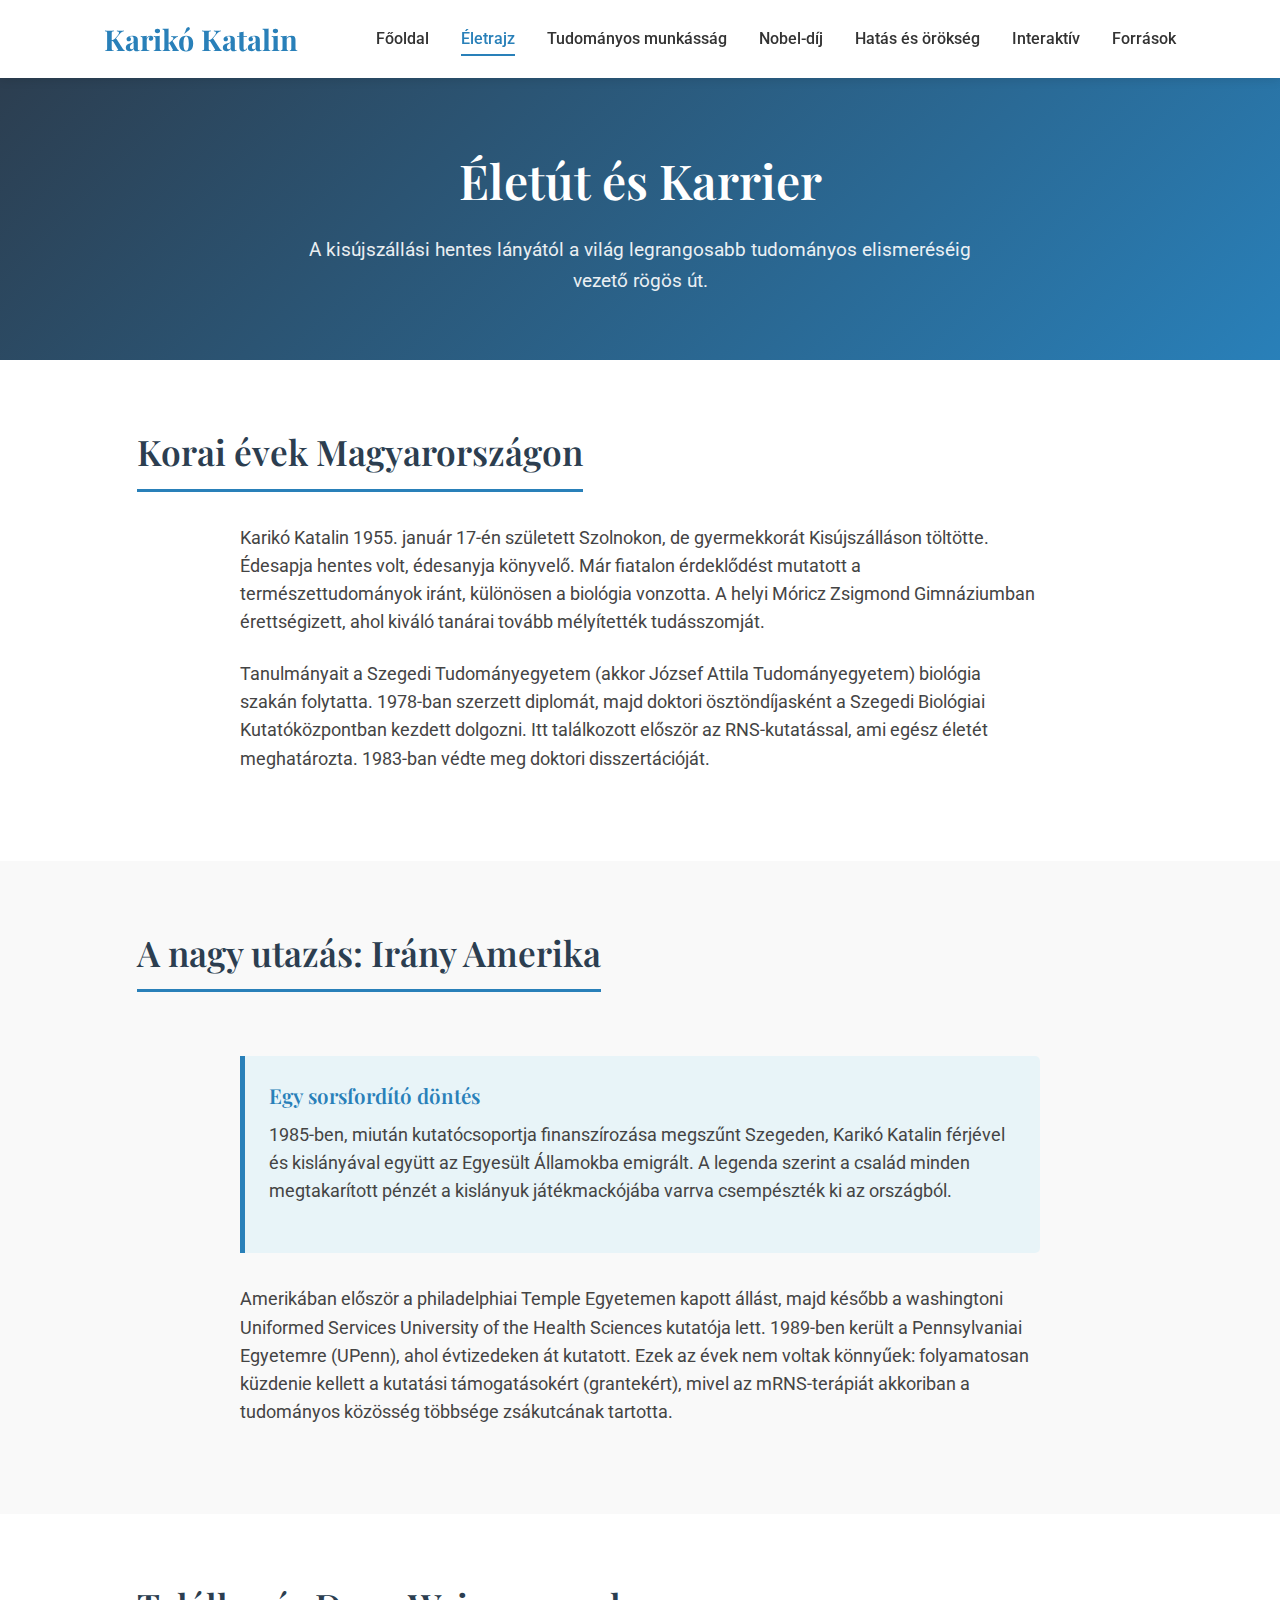
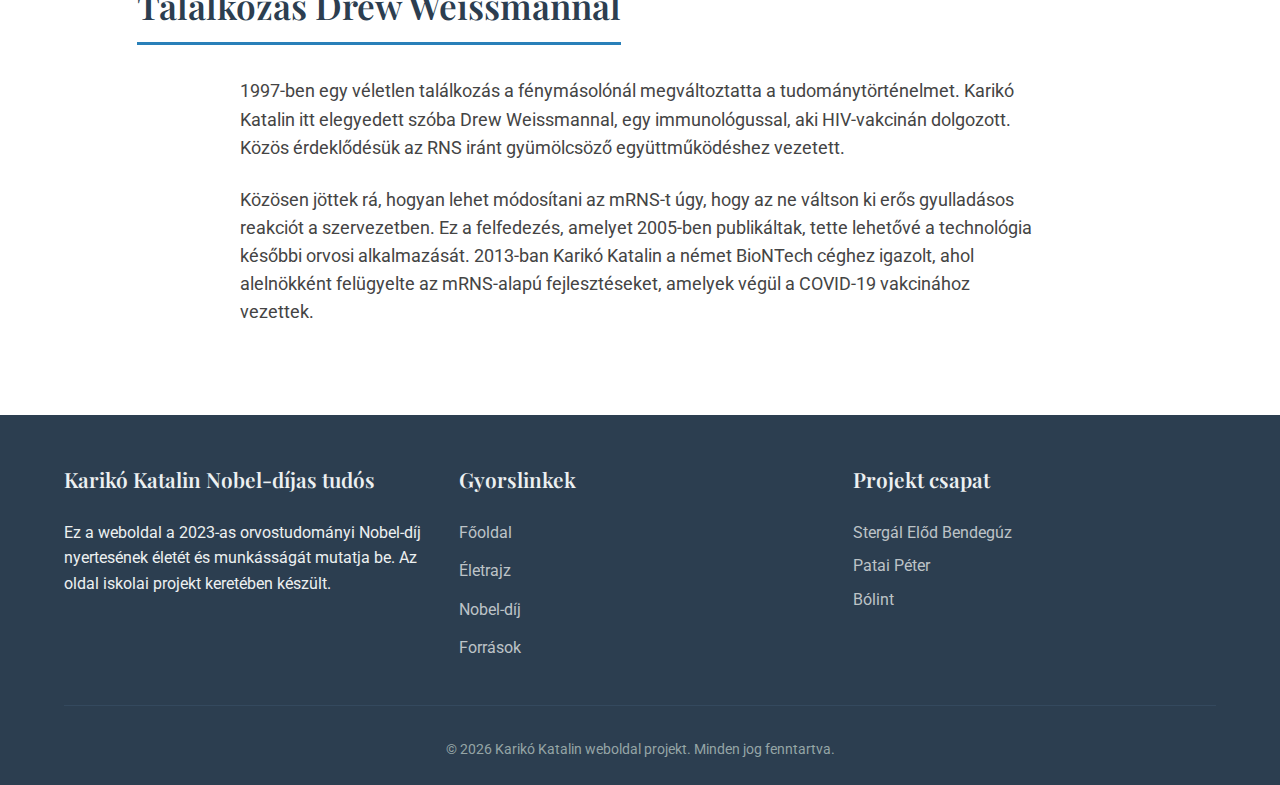
<file: biography.html>
<!DOCTYPE html>
<html lang="hu">
<head>
    <meta charset="UTF-8">
    <meta name="viewport" content="width=device-width, initial-scale=1.0">
    <title>Karikó Katalin - Életrajz</title>
    <link rel="stylesheet" href="style.css">
    <link rel="preconnect" href="https://fonts.googleapis.com">
    <link rel="preconnect" href="https://fonts.gstatic.com" crossorigin>
    <link href="https://fonts.googleapis.com/css2?family=Roboto:wght@300;400;500;700&family=Playfair+Display:wght@400;600;700&display=swap" rel="stylesheet">
    <link rel="stylesheet" href="https://cdnjs.cloudflare.com/ajax/libs/font-awesome/6.4.0/css/all.min.css">
</head>
<body>
    <!-- Navigációs sáv -->
    <nav class="navbar">
        <div class="nav-container">
            <a href="index.html" class="nav-logo">Karikó Katalin</a>
            <ul class="nav-menu">
                <li><a href="index.html">Főoldal</a></li>
                <li><a href="biography.html" class="active">Életrajz</a></li>
                <li><a href="scientific-work.html">Tudományos munkásság</a></li>
                <li><a href="nobel-prize.html">Nobel-díj</a></li>
                <li><a href="legacy.html">Hatás és örökség</a></li>
                <li><a href="interactive.html">Interaktív</a></li>
                <li><a href="sources.html">Források</a></li>
            </ul>
            <div class="hamburger">
                <span class="bar"></span>
                <span class="bar"></span>
                <span class="bar"></span>
            </div>
        </div>
    </nav>

    <!-- Fejléc -->
    <header class="page-header">
        <h1>Életút és Karrier</h1>
        <p>A kisújszállási hentes lányától a világ legrangosabb tudományos elismeréséig vezető rögös út.</p>
    </header>

    <!-- Tartalom -->
    <section class="content-section">
        <div class="container">
            <h2 class="section-title">Korai évek Magyarországon</h2>
            <div class="text-block">
                <p>Karikó Katalin 1955. január 17-én született Szolnokon, de gyermekkorát Kisújszálláson töltötte. Édesapja hentes volt, édesanyja könyvelő. Már fiatalon érdeklődést mutatott a természettudományok iránt, különösen a biológia vonzotta. A helyi Móricz Zsigmond Gimnáziumban érettségizett, ahol kiváló tanárai tovább mélyítették tudásszomját.</p>
                <p>Tanulmányait a Szegedi Tudományegyetem (akkor József Attila Tudományegyetem) biológia szakán folytatta. 1978-ban szerzett diplomát, majd doktori ösztöndíjasként a Szegedi Biológiai Kutatóközpontban kezdett dolgozni. Itt találkozott először az RNS-kutatással, ami egész életét meghatározta. 1983-ban védte meg doktori disszertációját.</p>
            </div>
        </div>
    </section>

    <section class="content-section">
        <div class="container">
            <h2 class="section-title">A nagy utazás: Irány Amerika</h2>
            <div class="text-block">
                <div class="highlight-box">
                    <h3>Egy sorsfordító döntés</h3>
                    <p>1985-ben, miután kutatócsoportja finanszírozása megszűnt Szegeden, Karikó Katalin férjével és kislányával együtt az Egyesült Államokba emigrált. A legenda szerint a család minden megtakarított pénzét a kislányuk játékmackójába varrva csempészték ki az országból.</p>
                </div>
                <p>Amerikában először a philadelphiai Temple Egyetemen kapott állást, majd később a washingtoni Uniformed Services University of the Health Sciences kutatója lett. 1989-ben került a Pennsylvaniai Egyetemre (UPenn), ahol évtizedeken át kutatott. Ezek az évek nem voltak könnyűek: folyamatosan küzdenie kellett a kutatási támogatásokért (grantekért), mivel az mRNS-terápiát akkoriban a tudományos közösség többsége zsákutcának tartotta.</p>
            </div>
        </div>
    </section>

    <section class="content-section">
        <div class="container">
            <h2 class="section-title">Találkozás Drew Weissmannal</h2>
            <div class="text-block">
                <p>1997-ben egy véletlen találkozás a fénymásolónál megváltoztatta a tudománytörténelmet. Karikó Katalin itt elegyedett szóba Drew Weissmannal, egy immunológussal, aki HIV-vakcinán dolgozott. Közös érdeklődésük az RNS iránt gyümölcsöző együttműködéshez vezetett.</p>
                <p>Közösen jöttek rá, hogyan lehet módosítani az mRNS-t úgy, hogy az ne váltson ki erős gyulladásos reakciót a szervezetben. Ez a felfedezés, amelyet 2005-ben publikáltak, tette lehetővé a technológia későbbi orvosi alkalmazását. 2013-ban Karikó Katalin a német BioNTech céghez igazolt, ahol alelnökként felügyelte az mRNS-alapú fejlesztéseket, amelyek végül a COVID-19 vakcinához vezettek.</p>
            </div>
        </div>
    </section>

    <!-- Lábléc -->
    <footer class="footer">
        <div class="footer-container">
            <div class="footer-about">
                <h3>Karikó Katalin Nobel-díjas tudós</h3>
                <p>Ez a weboldal a 2023-as orvostudományi Nobel-díj nyertesének életét és munkásságát mutatja be. Az oldal iskolai projekt keretében készült.</p>
            </div>
            <div class="footer-links">
                <h3>Gyorslinkek</h3>
                <ul>
                    <li><a href="index.html">Főoldal</a></li>
                    <li><a href="biography.html">Életrajz</a></li>
                    <li><a href="nobel-prize.html">Nobel-díj</a></li>
                    <li><a href="sources.html">Források</a></li>
                </ul>
            </div>
            <div class="footer-contact">
                <h3>Projekt csapat</h3>
                <p>Stergál Előd Bendegúz</p>
                <p>Patai Péter</p>
                <p>Bólint</p>
            </div>
        </div>
        <div class="footer-bottom">
            <p>&copy; 2026 Karikó Katalin weboldal projekt. Minden jog fenntartva.</p>
        </div>
    </footer>

    <script src="script.js"></script>
</body>
</html>
</file>
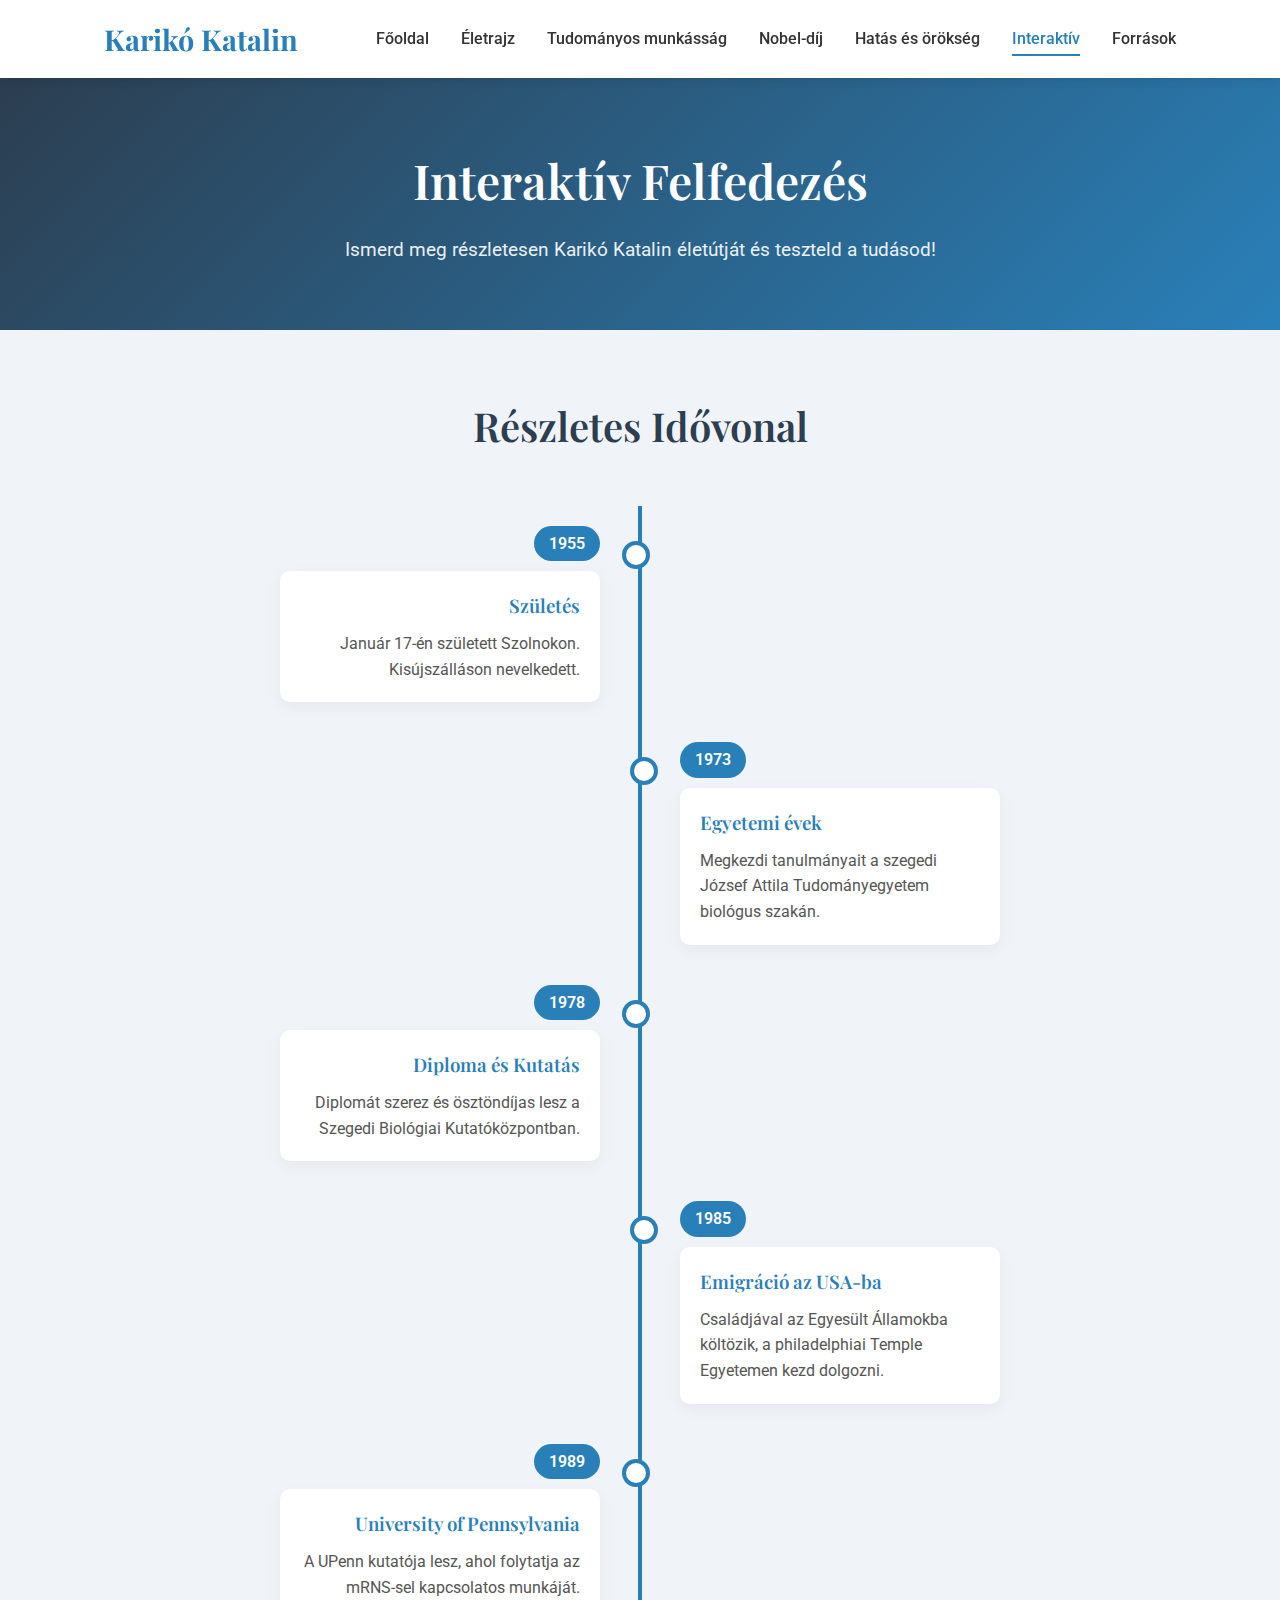
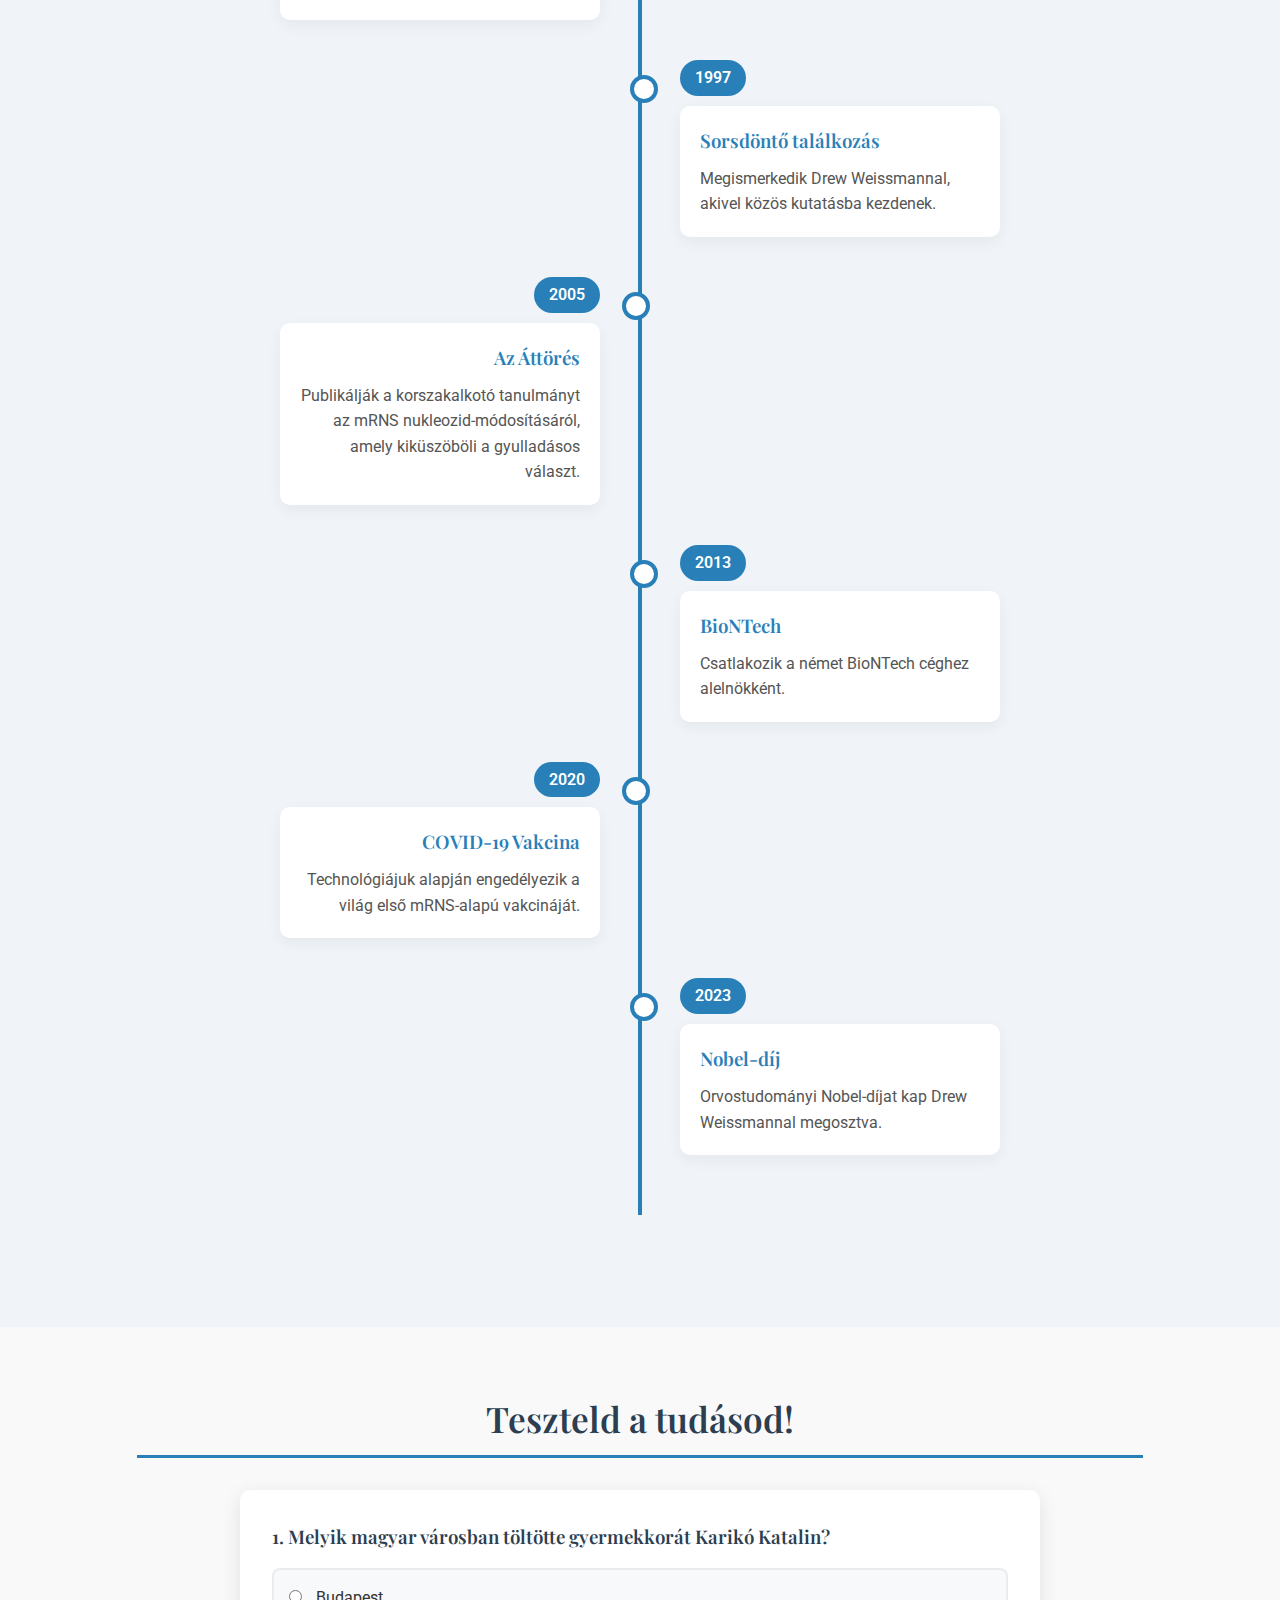
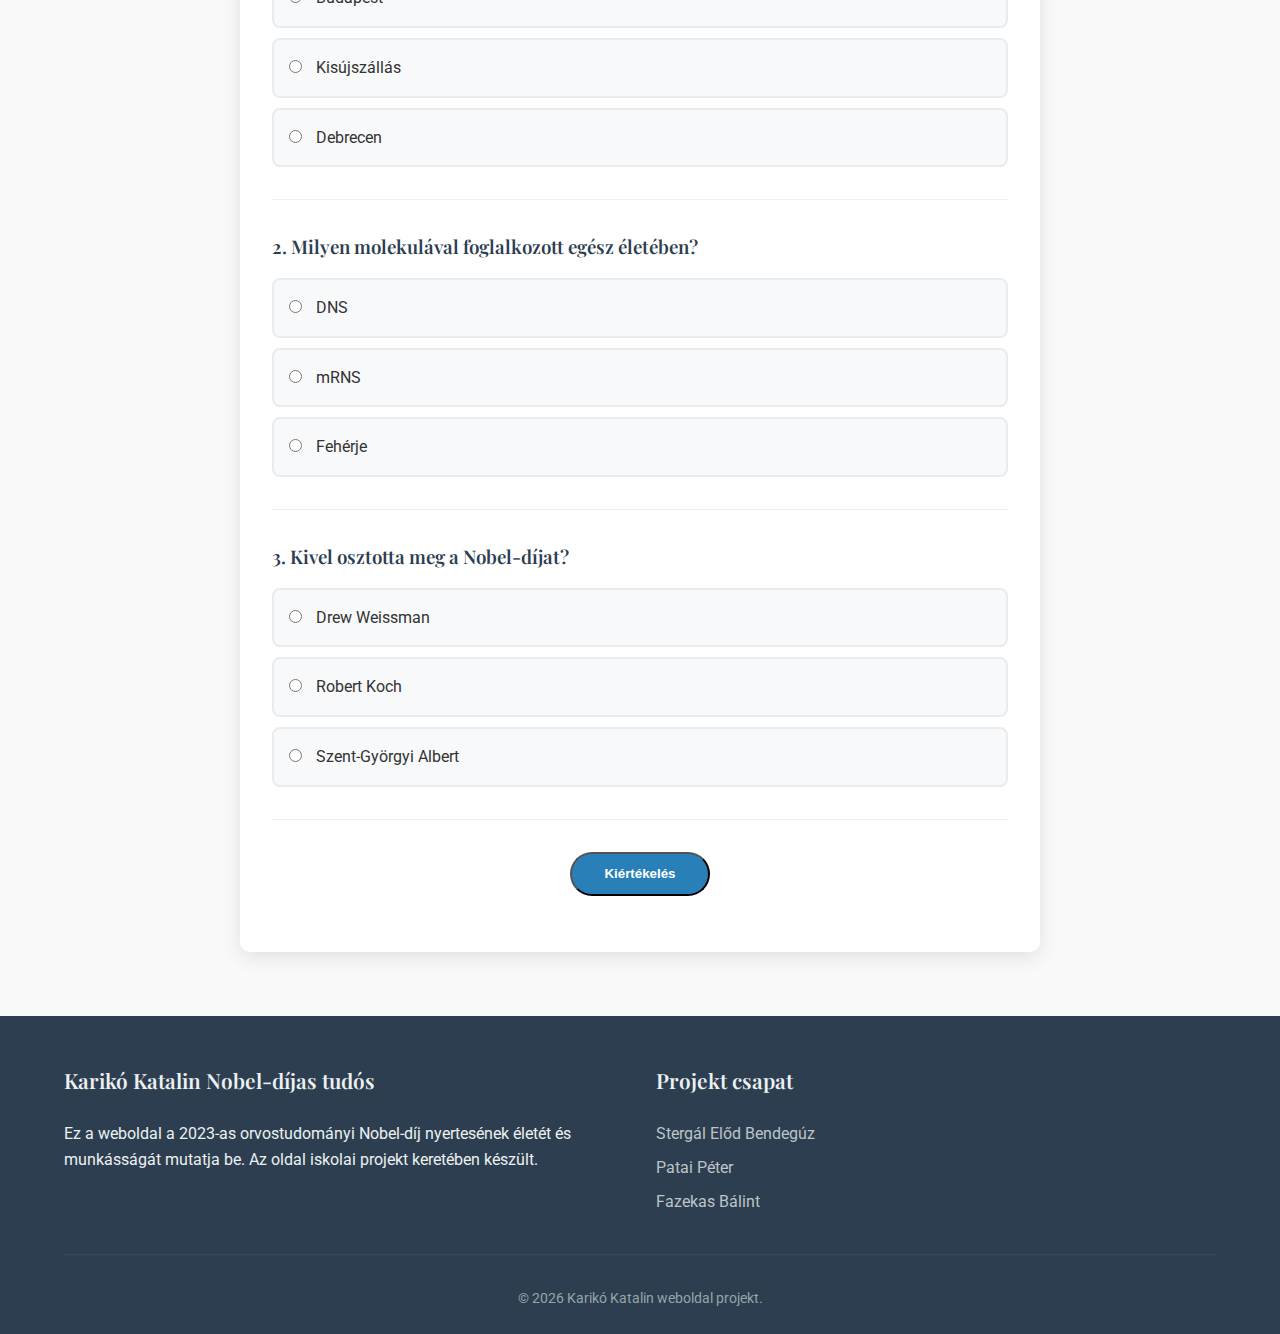
<file: interactive.html>
<!DOCTYPE html>
<html lang="hu">
<head>
    <meta charset="UTF-8">
    <meta name="viewport" content="width=device-width, initial-scale=1.0">
    <title>Karikó Katalin - Interaktív</title>
    <link rel="stylesheet" href="style.css">
    <link rel="preconnect" href="https://fonts.googleapis.com">
    <link rel="preconnect" href="https://fonts.gstatic.com" crossorigin>
    <link href="https://fonts.googleapis.com/css2?family=Roboto:wght@300;400;500;700&family=Playfair+Display:wght@400;600;700&display=swap" rel="stylesheet">
    <link rel="stylesheet" href="https://cdnjs.cloudflare.com/ajax/libs/font-awesome/6.4.0/css/all.min.css">
</head>
<body>
    <nav class="navbar">
        <div class="nav-container">
            <a href="index.html" class="nav-logo">Karikó Katalin</a>
            <ul class="nav-menu">
                <li><a href="index.html">Főoldal</a></li>
                <li><a href="biography.html">Életrajz</a></li>
                <li><a href="scientific-work.html">Tudományos munkásság</a></li>
                <li><a href="nobel-prize.html">Nobel-díj</a></li>
                <li><a href="legacy.html">Hatás és örökség</a></li>
                <li><a href="interactive.html" class="active">Interaktív</a></li>
                <li><a href="sources.html">Források</a></li>
            </ul>
            <div class="hamburger">
                <span class="bar"></span>
                <span class="bar"></span>
                <span class="bar"></span>
            </div>
        </div>
    </nav>

    <header class="page-header">
        <h1>Interaktív Felfedezés</h1>
        <p>Ismerd meg részletesen Karikó Katalin életútját és teszteld a tudásod!</p>
    </header>

    <!-- Részletes idővonal -->
    <section id="timeline" class="timeline-section">
        <h2>Részletes Idővonal</h2>
        <div class="timeline-container">
            <div class="timeline">
                <div class="timeline-item">
                    <div class="timeline-date">1955</div>
                    <div class="timeline-content">
                        <h3>Születés</h3>
                        <p>Január 17-én született Szolnokon. Kisújszálláson nevelkedett.</p>
                    </div>
                </div>
                <div class="timeline-item">
                    <div class="timeline-date">1973</div>
                    <div class="timeline-content">
                        <h3>Egyetemi évek</h3>
                        <p>Megkezdi tanulmányait a szegedi József Attila Tudományegyetem biológus szakán.</p>
                    </div>
                </div>
                <div class="timeline-item">
                    <div class="timeline-date">1978</div>
                    <div class="timeline-content">
                        <h3>Diploma és Kutatás</h3>
                        <p>Diplomát szerez és ösztöndíjas lesz a Szegedi Biológiai Kutatóközpontban.</p>
                    </div>
                </div>
                <div class="timeline-item">
                    <div class="timeline-date">1985</div>
                    <div class="timeline-content">
                        <h3>Emigráció az USA-ba</h3>
                        <p>Családjával az Egyesült Államokba költözik, a philadelphiai Temple Egyetemen kezd dolgozni.</p>
                    </div>
                </div>
                <div class="timeline-item">
                    <div class="timeline-date">1989</div>
                    <div class="timeline-content">
                        <h3>University of Pennsylvania</h3>
                        <p>A UPenn kutatója lesz, ahol folytatja az mRNS-sel kapcsolatos munkáját.</p>
                    </div>
                </div>
                <div class="timeline-item">
                    <div class="timeline-date">1997</div>
                    <div class="timeline-content">
                        <h3>Sorsdöntő találkozás</h3>
                        <p>Megismerkedik Drew Weissmannal, akivel közös kutatásba kezdenek.</p>
                    </div>
                </div>
                <div class="timeline-item">
                    <div class="timeline-date">2005</div>
                    <div class="timeline-content">
                        <h3>Az Áttörés</h3>
                        <p>Publikálják a korszakalkotó tanulmányt az mRNS nukleozid-módosításáról, amely kiküszöböli a gyulladásos választ.</p>
                    </div>
                </div>
                <div class="timeline-item">
                    <div class="timeline-date">2013</div>
                    <div class="timeline-content">
                        <h3>BioNTech</h3>
                        <p>Csatlakozik a német BioNTech céghez alelnökként.</p>
                    </div>
                </div>
                <div class="timeline-item">
                    <div class="timeline-date">2020</div>
                    <div class="timeline-content">
                        <h3>COVID-19 Vakcina</h3>
                        <p>Technológiájuk alapján engedélyezik a világ első mRNS-alapú vakcináját.</p>
                    </div>
                </div>
                <div class="timeline-item">
                    <div class="timeline-date">2023</div>
                    <div class="timeline-content">
                        <h3>Nobel-díj</h3>
                        <p>Orvostudományi Nobel-díjat kap Drew Weissmannal megosztva.</p>
                    </div>
                </div>
            </div>
        </div>
    </section>

    <!-- Kvíz -->
    <section class="content-section">
        <div class="container">
            <h2 class="section-title" style="text-align: center; display: block;">Teszteld a tudásod!</h2>
            <div class="quiz-container">
                <form id="quiz-form">
                    <div class="quiz-question">
                        <h3>1. Melyik magyar városban töltötte gyermekkorát Karikó Katalin?</h3>
                        <div class="quiz-options">
                            <label class="quiz-label"><input type="radio" name="q1" value="wrong"> Budapest</label>
                            <label class="quiz-label"><input type="radio" name="q1" value="correct"> Kisújszállás</label>
                            <label class="quiz-label"><input type="radio" name="q1" value="wrong"> Debrecen</label>
                        </div>
                    </div>
                    <div class="quiz-question">
                        <h3>2. Milyen molekulával foglalkozott egész életében?</h3>
                        <div class="quiz-options">
                            <label class="quiz-label"><input type="radio" name="q2" value="wrong"> DNS</label>
                            <label class="quiz-label"><input type="radio" name="q2" value="correct"> mRNS</label>
                            <label class="quiz-label"><input type="radio" name="q2" value="wrong"> Fehérje</label>
                        </div>
                    </div>
                    <div class="quiz-question">
                        <h3>3. Kivel osztotta meg a Nobel-díjat?</h3>
                        <div class="quiz-options">
                            <label class="quiz-label"><input type="radio" name="q3" value="correct"> Drew Weissman</label>
                            <label class="quiz-label"><input type="radio" name="q3" value="wrong"> Robert Koch</label>
                            <label class="quiz-label"><input type="radio" name="q3" value="wrong"> Szent-Györgyi Albert</label>
                        </div>
                    </div>
                    <div class="center-button" style="margin-top: 2rem;">
                        <button type="button" class="btn-primary" onclick="checkQuiz()">Kiértékelés</button>
                    </div>
                </form>
                <div id="quiz-result" style="text-align: center; margin-top: 1.5rem; font-weight: bold; font-size: 1.2rem;"></div>
            </div>
        </div>
    </section>

    <footer class="footer">
        <div class="footer-container">
            <div class="footer-about">
                <h3>Karikó Katalin Nobel-díjas tudós</h3>
                <p>Ez a weboldal a 2023-as orvostudományi Nobel-díj nyertesének életét és munkásságát mutatja be. Az oldal iskolai projekt keretében készült.</p>
            </div>
            <div class="footer-contact">
                <h3>Projekt csapat</h3>
                <p>Stergál Előd Bendegúz</p>
                <p>Patai Péter</p>
                <p>Fazekas Bálint</p>
            </div>
        </div>
        <div class="footer-bottom">
            <p>&copy; 2026 Karikó Katalin weboldal projekt.</p>
        </div>
    </footer>
    
    <script src="script.js"></script>
    <script>
        function checkQuiz() {
            const form = document.getElementById('quiz-form');
            const resultDiv = document.getElementById('quiz-result');
            let score = 0;
            const answers = ['q1', 'q2', 'q3'];
            let allAnswered = true;

            answers.forEach(q => {
                const selected = form.querySelector(`input[name="${q}"]:checked`);
                if (!selected) {
                    allAnswered = false;
                } else if (selected.value === 'correct') {
                    score++;
                }
            });

            if (!allAnswered) {
                resultDiv.style.color = 'red';
                resultDiv.textContent = 'Kérlek válaszolj minden kérdésre!';
            } else {
                resultDiv.style.color = '#2980b9';
                resultDiv.textContent = `Eredményed: 3/${score} helyes válasz! ` + (score === 3 ? "Gratulálunk, kiválóan ismered az életrajzát!" : "Olvass utána még egy kicsit!");
            }
        }
    </script>
</body>
</html>
</file>
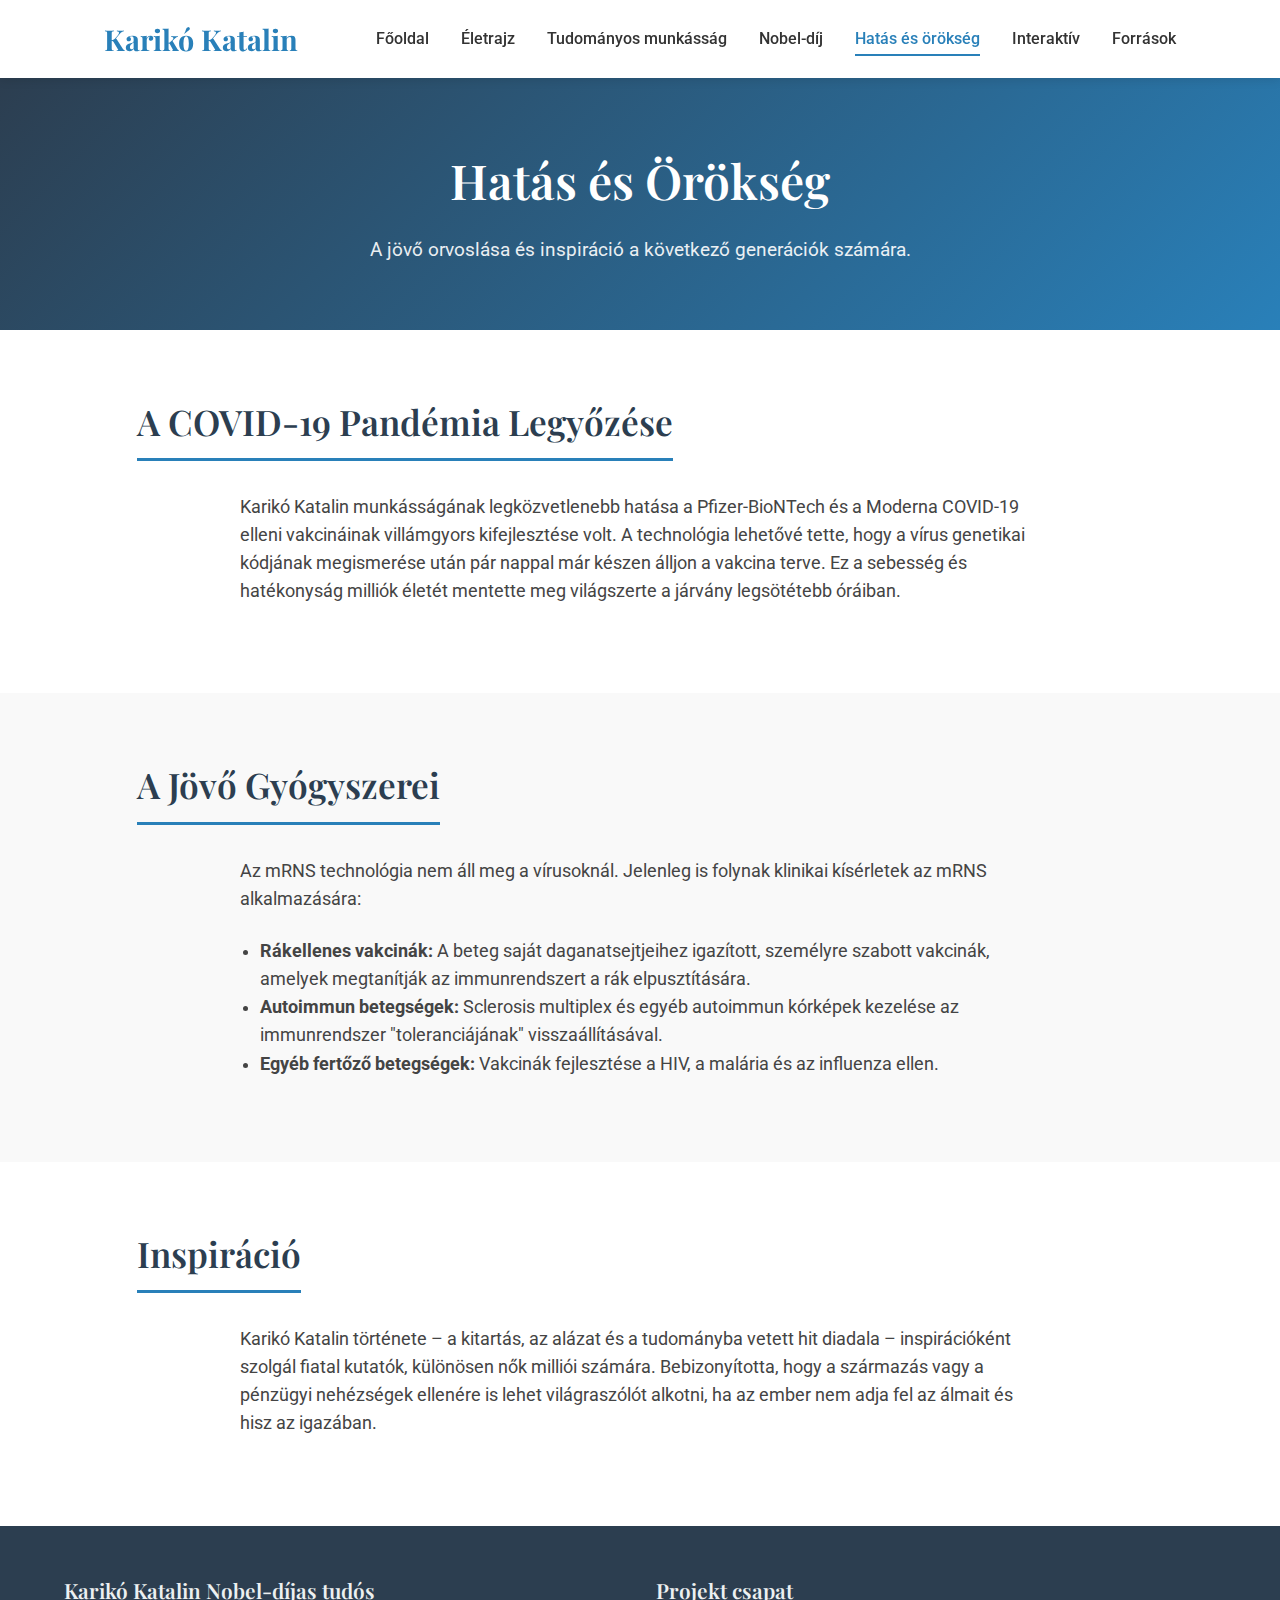
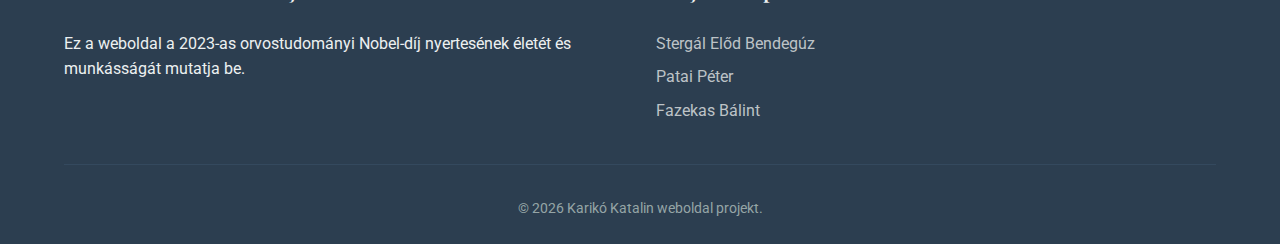
<file: legacy.html>
<!DOCTYPE html>
<html lang="hu">
<head>
    <meta charset="UTF-8">
    <meta name="viewport" content="width=device-width, initial-scale=1.0">
    <title>Karikó Katalin - Hatás és Örökség</title>
    <link rel="stylesheet" href="style.css">
    <link rel="preconnect" href="https://fonts.googleapis.com">
    <link rel="preconnect" href="https://fonts.gstatic.com" crossorigin>
    <link href="https://fonts.googleapis.com/css2?family=Roboto:wght@300;400;500;700&family=Playfair+Display:wght@400;600;700&display=swap" rel="stylesheet">
    <link rel="stylesheet" href="https://cdnjs.cloudflare.com/ajax/libs/font-awesome/6.4.0/css/all.min.css">
</head>
<body>
    <nav class="navbar">
        <div class="nav-container">
            <a href="index.html" class="nav-logo">Karikó Katalin</a>
            <ul class="nav-menu">
                <li><a href="index.html">Főoldal</a></li>
                <li><a href="biography.html">Életrajz</a></li>
                <li><a href="scientific-work.html">Tudományos munkásság</a></li>
                <li><a href="nobel-prize.html">Nobel-díj</a></li>
                <li><a href="legacy.html" class="active">Hatás és örökség</a></li>
                <li><a href="interactive.html">Interaktív</a></li>
                <li><a href="sources.html">Források</a></li>
            </ul>
            <div class="hamburger">
                <span class="bar"></span>
                <span class="bar"></span>
                <span class="bar"></span>
            </div>
        </div>
    </nav>

    <header class="page-header">
        <h1>Hatás és Örökség</h1>
        <p>A jövő orvoslása és inspiráció a következő generációk számára.</p>
    </header>

    <section class="content-section">
        <div class="container">
            <h2 class="section-title">A COVID-19 Pandémia Legyőzése</h2>
            <div class="text-block">
                <p>Karikó Katalin munkásságának legközvetlenebb hatása a Pfizer-BioNTech és a Moderna COVID-19 elleni vakcináinak villámgyors kifejlesztése volt. A technológia lehetővé tette, hogy a vírus genetikai kódjának megismerése után pár nappal már készen álljon a vakcina terve. Ez a sebesség és hatékonyság milliók életét mentette meg világszerte a járvány legsötétebb óráiban.</p>
            </div>
        </div>
    </section>

    <section class="content-section">
        <div class="container">
            <h2 class="section-title">A Jövő Gyógyszerei</h2>
            <div class="text-block">
                <p>Az mRNS technológia nem áll meg a vírusoknál. Jelenleg is folynak klinikai kísérletek az mRNS alkalmazására:</p>
                <ul style="margin-left: 20px; margin-bottom: 20px;">
                    <li><strong>Rákellenes vakcinák:</strong> A beteg saját daganatsejtjeihez igazított, személyre szabott vakcinák, amelyek megtanítják az immunrendszert a rák elpusztítására.</li>
                    <li><strong>Autoimmun betegségek:</strong> Sclerosis multiplex és egyéb autoimmun kórképek kezelése az immunrendszer "toleranciájának" visszaállításával.</li>
                    <li><strong>Egyéb fertőző betegségek:</strong> Vakcinák fejlesztése a HIV, a malária és az influenza ellen.</li>
                </ul>
            </div>
        </div>
    </section>

    <section class="content-section">
        <div class="container">
            <h2 class="section-title">Inspiráció</h2>
            <div class="text-block">
                <p>Karikó Katalin története – a kitartás, az alázat és a tudományba vetett hit diadala – inspirációként szolgál fiatal kutatók, különösen nők milliói számára. Bebizonyította, hogy a származás vagy a pénzügyi nehézségek ellenére is lehet világraszólót alkotni, ha az ember nem adja fel az álmait és hisz az igazában.</p>
            </div>
        </div>
    </section>

    <footer class="footer">
        <div class="footer-container">
            <div class="footer-about">
                <h3>Karikó Katalin Nobel-díjas tudós</h3>
                <p>Ez a weboldal a 2023-as orvostudományi Nobel-díj nyertesének életét és munkásságát mutatja be.</p>
            </div>
            <div class="footer-contact">
                <h3>Projekt csapat</h3>
                <p>Stergál Előd Bendegúz</p>
                <p>Patai Péter</p>
                <p>Fazekas Bálint</p>
            </div>
        </div>
        <div class="footer-bottom">
            <p>&copy; 2026 Karikó Katalin weboldal projekt.</p>
        </div>
    </footer>
    <script src="script.js"></script>
</body>
</html>
</file>
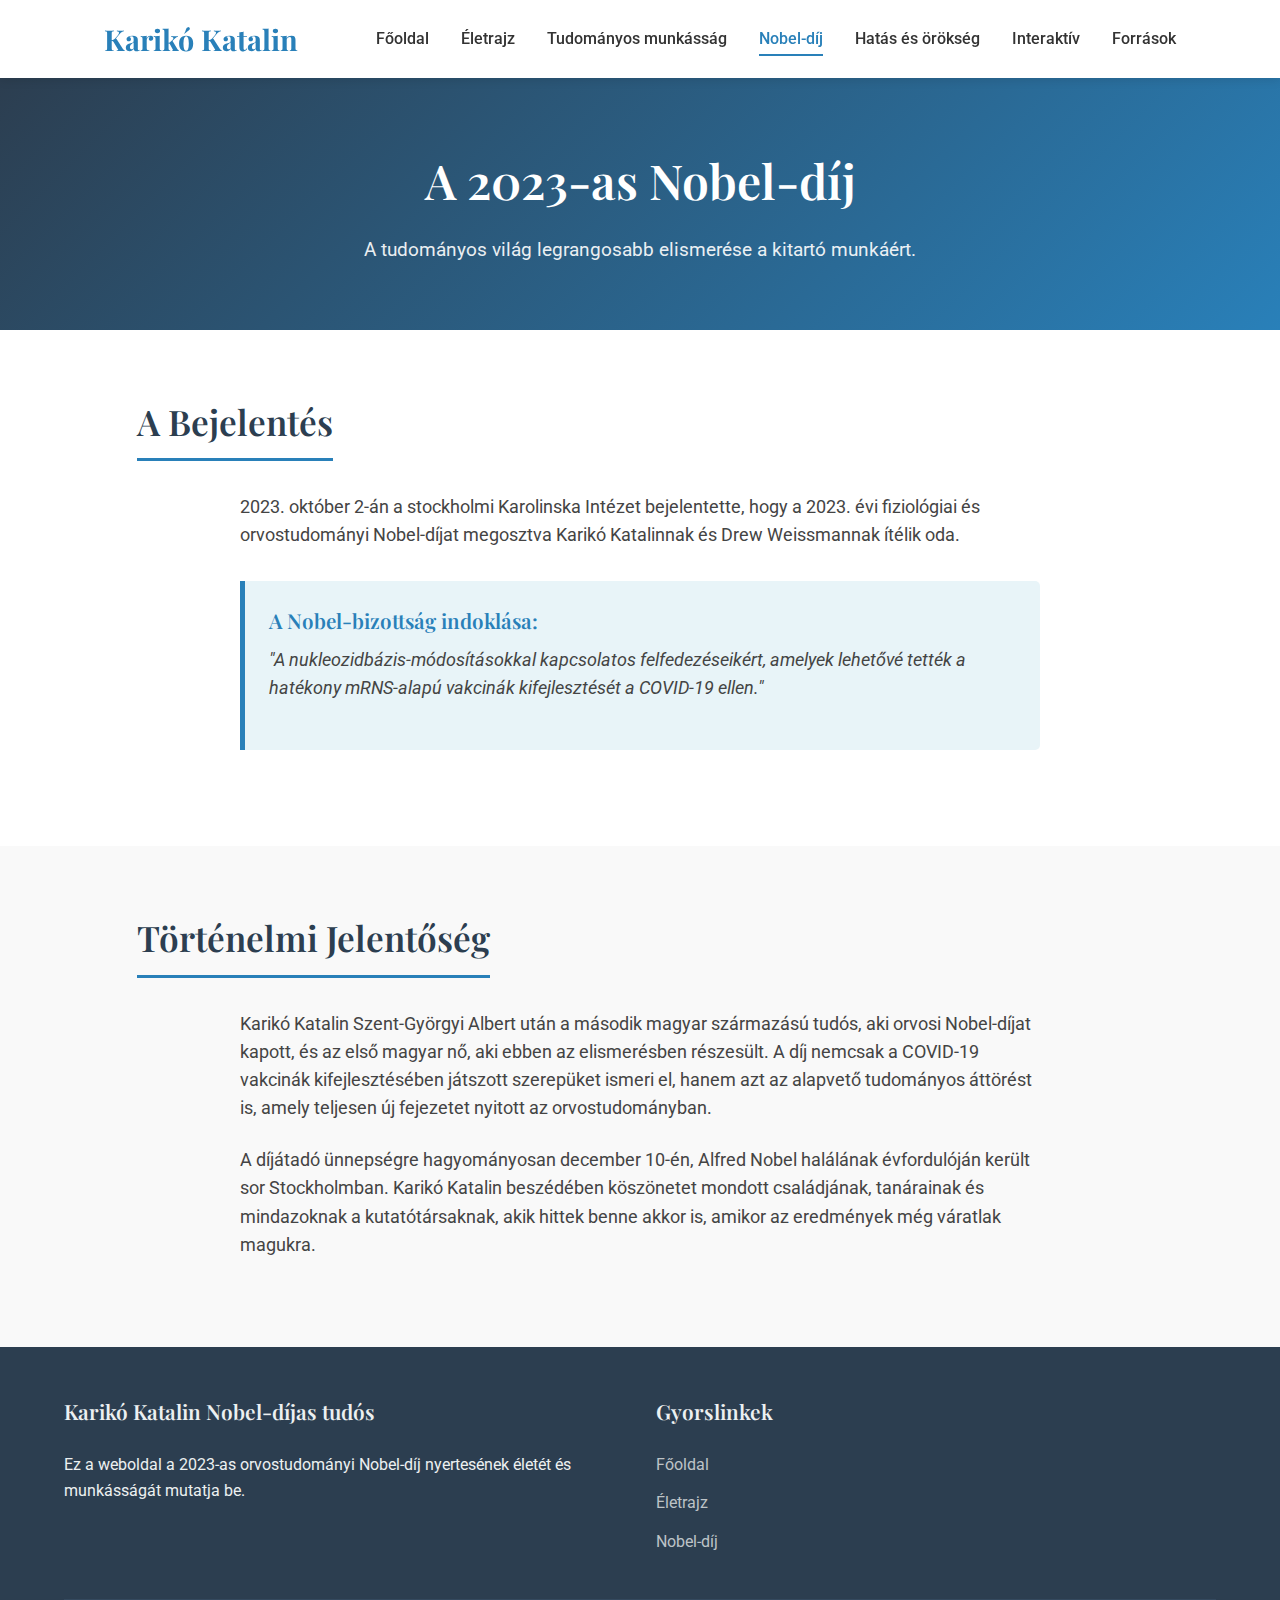
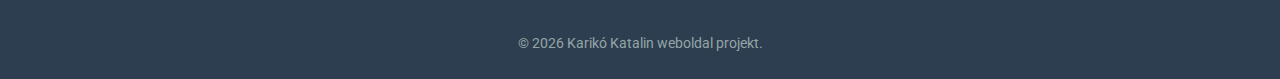
<file: nobel-prize.html>
<!DOCTYPE html>
<html lang="hu">
<head>
    <meta charset="UTF-8">
    <meta name="viewport" content="width=device-width, initial-scale=1.0">
    <title>Karikó Katalin - A Nobel-díj</title>
    <link rel="stylesheet" href="style.css">
    <link rel="preconnect" href="https://fonts.googleapis.com">
    <link rel="preconnect" href="https://fonts.gstatic.com" crossorigin>
    <link href="https://fonts.googleapis.com/css2?family=Roboto:wght@300;400;500;700&family=Playfair+Display:wght@400;600;700&display=swap" rel="stylesheet">
    <link rel="stylesheet" href="https://cdnjs.cloudflare.com/ajax/libs/font-awesome/6.4.0/css/all.min.css">
</head>
<body>
    <nav class="navbar">
        <div class="nav-container">
            <a href="index.html" class="nav-logo">Karikó Katalin</a>
            <ul class="nav-menu">
                <li><a href="index.html">Főoldal</a></li>
                <li><a href="biography.html">Életrajz</a></li>
                <li><a href="scientific-work.html">Tudományos munkásság</a></li>
                <li><a href="nobel-prize.html" class="active">Nobel-díj</a></li>
                <li><a href="legacy.html">Hatás és örökség</a></li>
                <li><a href="interactive.html">Interaktív</a></li>
                <li><a href="sources.html">Források</a></li>
            </ul>
            <div class="hamburger">
                <span class="bar"></span>
                <span class="bar"></span>
                <span class="bar"></span>
            </div>
        </div>
    </nav>

    <header class="page-header">
        <h1>A 2023-as Nobel-díj</h1>
        <p>A tudományos világ legrangosabb elismerése a kitartó munkáért.</p>
    </header>

    <section class="content-section">
        <div class="container">
            <h2 class="section-title">A Bejelentés</h2>
            <div class="text-block">
                <p>2023. október 2-án a stockholmi Karolinska Intézet bejelentette, hogy a 2023. évi fiziológiai és orvostudományi Nobel-díjat megosztva Karikó Katalinnak és Drew Weissmannak ítélik oda.</p>
                <div class="highlight-box">
                    <h3>A Nobel-bizottság indoklása:</h3>
                    <p style="font-style: italic;">"A nukleozidbázis-módosításokkal kapcsolatos felfedezéseikért, amelyek lehetővé tették a hatékony mRNS-alapú vakcinák kifejlesztését a COVID-19 ellen."</p>
                </div>
            </div>
        </div>
    </section>

    <section class="content-section">
        <div class="container">
            <h2 class="section-title">Történelmi Jelentőség</h2>
            <div class="text-block">
                <p>Karikó Katalin Szent-Györgyi Albert után a második magyar származású tudós, aki orvosi Nobel-díjat kapott, és az első magyar nő, aki ebben az elismerésben részesült. A díj nemcsak a COVID-19 vakcinák kifejlesztésében játszott szerepüket ismeri el, hanem azt az alapvető tudományos áttörést is, amely teljesen új fejezetet nyitott az orvostudományban.</p>
                <p>A díjátadó ünnepségre hagyományosan december 10-én, Alfred Nobel halálának évfordulóján került sor Stockholmban. Karikó Katalin beszédében köszönetet mondott családjának, tanárainak és mindazoknak a kutatótársaknak, akik hittek benne akkor is, amikor az eredmények még váratlak magukra.</p>
            </div>
        </div>
    </section>

    <footer class="footer">
        <div class="footer-container">
            <div class="footer-about">
                <h3>Karikó Katalin Nobel-díjas tudós</h3>
                <p>Ez a weboldal a 2023-as orvostudományi Nobel-díj nyertesének életét és munkásságát mutatja be.</p>
            </div>
            <div class="footer-links">
                <h3>Gyorslinkek</h3>
                <ul>
                    <li><a href="index.html">Főoldal</a></li>
                    <li><a href="biography.html">Életrajz</a></li>
                    <li><a href="nobel-prize.html">Nobel-díj</a></li>
                </ul>
            </div>
        </div>
        <div class="footer-bottom">
            <p>&copy; 2026 Karikó Katalin weboldal projekt.</p>
        </div>
    </footer>
    <script src="script.js"></script>
</body>
</html>
</file>
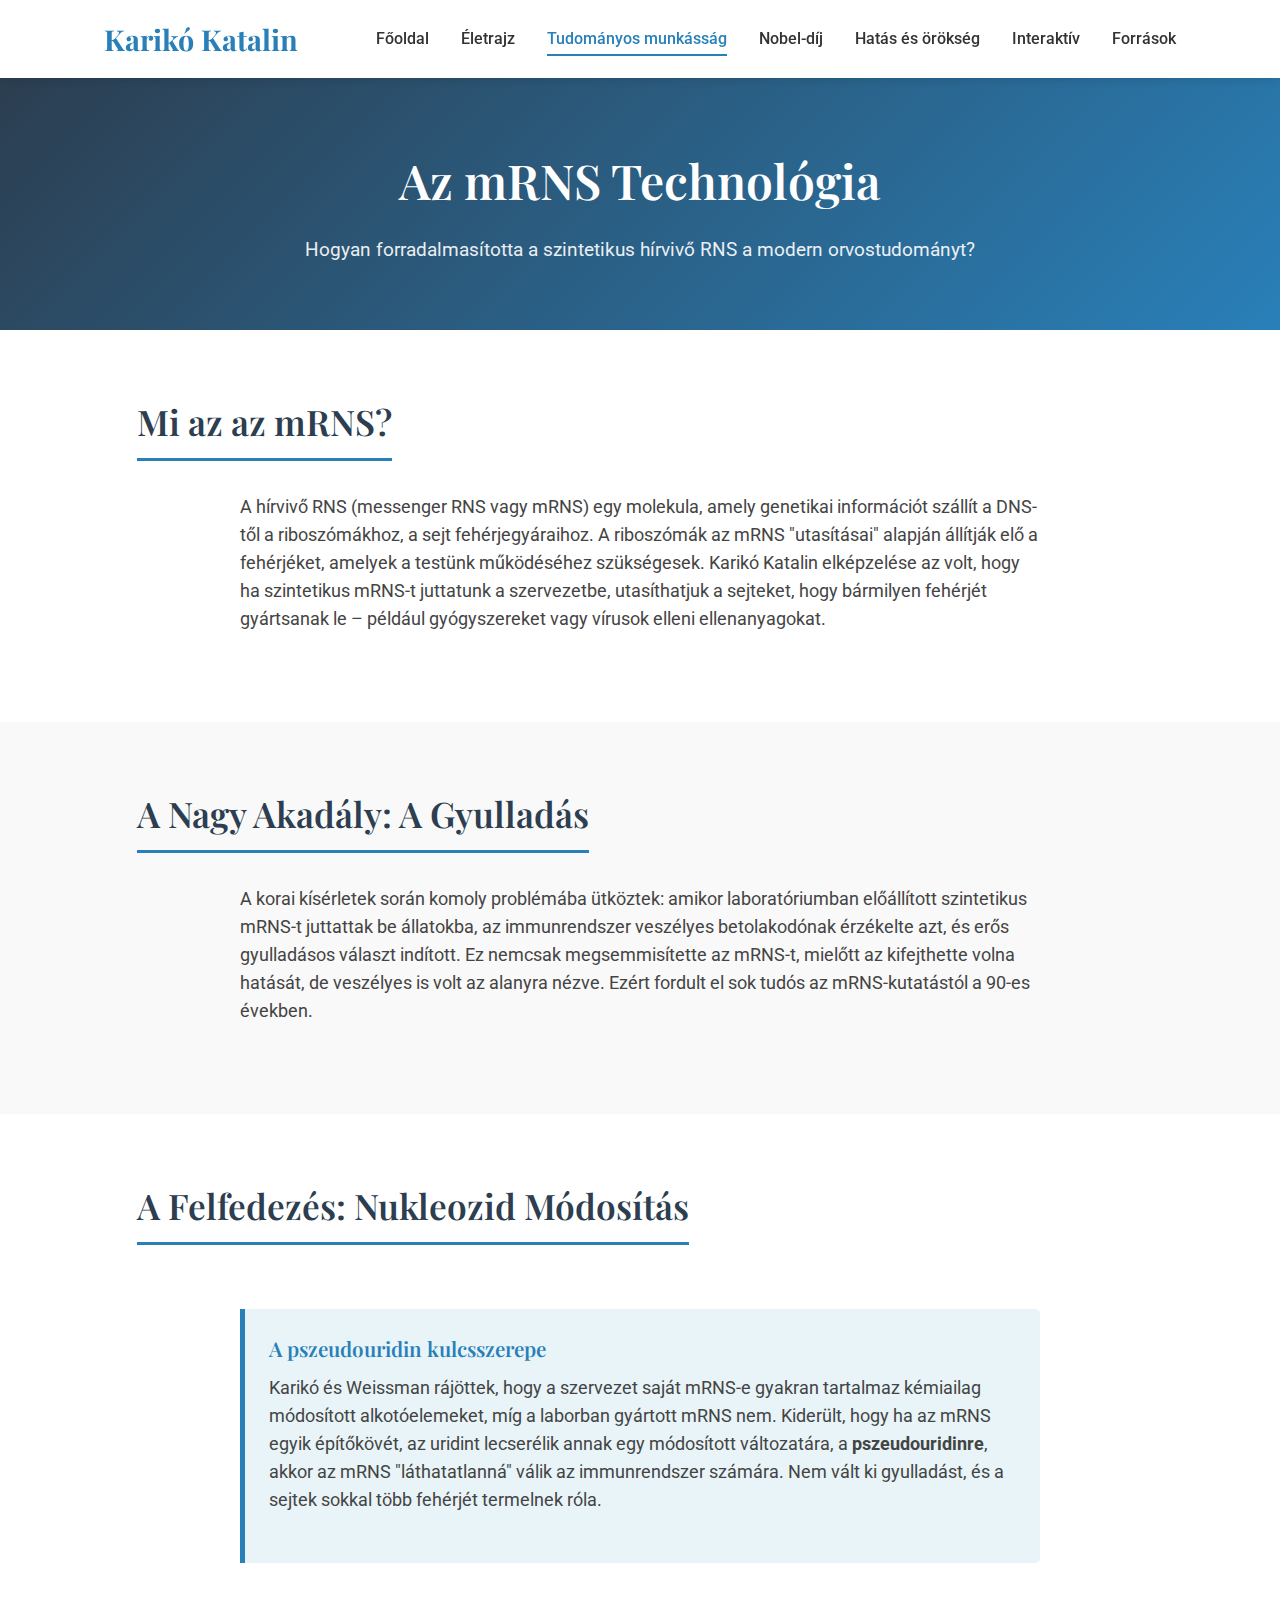
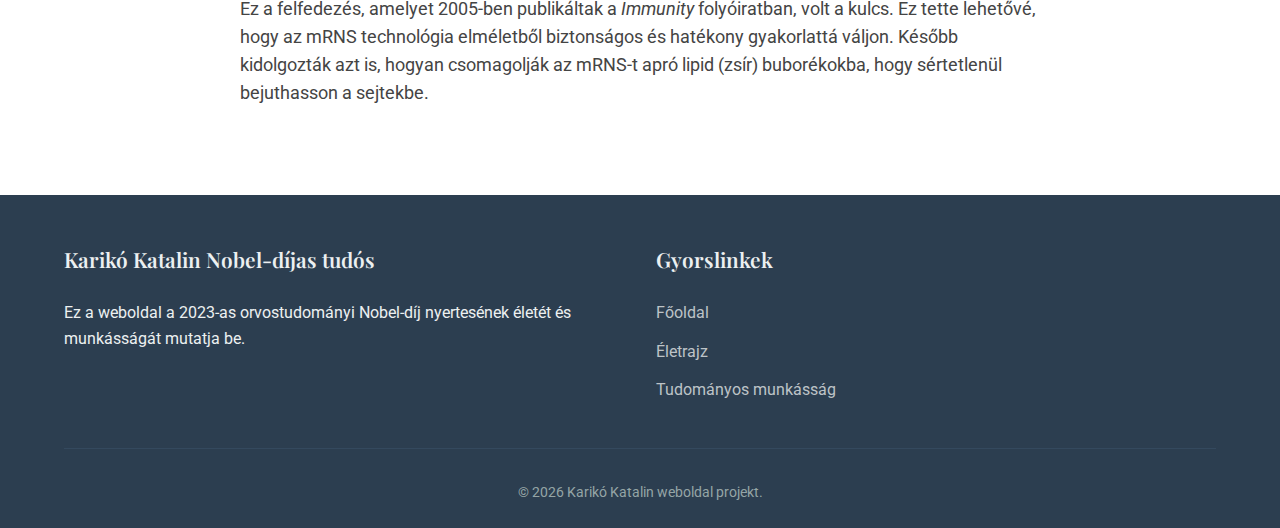
<file: scientific-work.html>
<!DOCTYPE html>
<html lang="hu">
<head>
    <meta charset="UTF-8">
    <meta name="viewport" content="width=device-width, initial-scale=1.0">
    <title>Karikó Katalin - Tudományos Munkásság</title>
    <link rel="stylesheet" href="style.css">
    <link rel="preconnect" href="https://fonts.googleapis.com">
    <link rel="preconnect" href="https://fonts.gstatic.com" crossorigin>
    <link href="https://fonts.googleapis.com/css2?family=Roboto:wght@300;400;500;700&family=Playfair+Display:wght@400;600;700&display=swap" rel="stylesheet">
    <link rel="stylesheet" href="https://cdnjs.cloudflare.com/ajax/libs/font-awesome/6.4.0/css/all.min.css">
</head>
<body>
    <nav class="navbar">
        <div class="nav-container">
            <a href="index.html" class="nav-logo">Karikó Katalin</a>
            <ul class="nav-menu">
                <li><a href="index.html">Főoldal</a></li>
                <li><a href="biography.html">Életrajz</a></li>
                <li><a href="scientific-work.html" class="active">Tudományos munkásság</a></li>
                <li><a href="nobel-prize.html">Nobel-díj</a></li>
                <li><a href="legacy.html">Hatás és örökség</a></li>
                <li><a href="interactive.html">Interaktív</a></li>
                <li><a href="sources.html">Források</a></li>
            </ul>
            <div class="hamburger">
                <span class="bar"></span>
                <span class="bar"></span>
                <span class="bar"></span>
            </div>
        </div>
    </nav>

    <header class="page-header">
        <h1>Az mRNS Technológia</h1>
        <p>Hogyan forradalmasította a szintetikus hírvivő RNS a modern orvostudományt?</p>
    </header>

    <section class="content-section">
        <div class="container">
            <h2 class="section-title">Mi az az mRNS?</h2>
            <div class="text-block">
                <p>A hírvivő RNS (messenger RNS vagy mRNS) egy molekula, amely genetikai információt szállít a DNS-től a riboszómákhoz, a sejt fehérjegyáraihoz. A riboszómák az mRNS "utasításai" alapján állítják elő a fehérjéket, amelyek a testünk működéséhez szükségesek. Karikó Katalin elképzelése az volt, hogy ha szintetikus mRNS-t juttatunk a szervezetbe, utasíthatjuk a sejteket, hogy bármilyen fehérjét gyártsanak le – például gyógyszereket vagy vírusok elleni ellenanyagokat.</p>
            </div>
        </div>
    </section>

    <section class="content-section">
        <div class="container">
            <h2 class="section-title">A Nagy Akadály: A Gyulladás</h2>
            <div class="text-block">
                <p>A korai kísérletek során komoly problémába ütköztek: amikor laboratóriumban előállított szintetikus mRNS-t juttattak be állatokba, az immunrendszer veszélyes betolakodónak érzékelte azt, és erős gyulladásos választ indított. Ez nemcsak megsemmisítette az mRNS-t, mielőtt az kifejthette volna hatását, de veszélyes is volt az alanyra nézve. Ezért fordult el sok tudós az mRNS-kutatástól a 90-es években.</p>
            </div>
        </div>
    </section>

    <section class="content-section">
        <div class="container">
            <h2 class="section-title">A Felfedezés: Nukleozid Módosítás</h2>
            <div class="text-block">
                <div class="highlight-box">
                    <h3>A pszeudouridin kulcsszerepe</h3>
                    <p>Karikó és Weissman rájöttek, hogy a szervezet saját mRNS-e gyakran tartalmaz kémiailag módosított alkotóelemeket, míg a laborban gyártott mRNS nem. Kiderült, hogy ha az mRNS egyik építőkövét, az uridint lecserélik annak egy módosított változatára, a <strong>pszeudouridinre</strong>, akkor az mRNS "láthatatlanná" válik az immunrendszer számára. Nem vált ki gyulladást, és a sejtek sokkal több fehérjét termelnek róla.</p>
                </div>
                <p>Ez a felfedezés, amelyet 2005-ben publikáltak a <em>Immunity</em> folyóiratban, volt a kulcs. Ez tette lehetővé, hogy az mRNS technológia elméletből biztonságos és hatékony gyakorlattá váljon. Később kidolgozták azt is, hogyan csomagolják az mRNS-t apró lipid (zsír) buborékokba, hogy sértetlenül bejuthasson a sejtekbe.</p>
            </div>
        </div>
    </section>

    <footer class="footer">
        <div class="footer-container">
            <div class="footer-about">
                <h3>Karikó Katalin Nobel-díjas tudós</h3>
                <p>Ez a weboldal a 2023-as orvostudományi Nobel-díj nyertesének életét és munkásságát mutatja be.</p>
            </div>
            <div class="footer-links">
                <h3>Gyorslinkek</h3>
                <ul>
                    <li><a href="index.html">Főoldal</a></li>
                    <li><a href="biography.html">Életrajz</a></li>
                    <li><a href="scientific-work.html">Tudományos munkásság</a></li>
                </ul>
            </div>
        </div>
        <div class="footer-bottom">
            <p>&copy; 2026 Karikó Katalin weboldal projekt.</p>
        </div>
    </footer>
    <script src="script.js"></script>
</body>
</html>
</file>
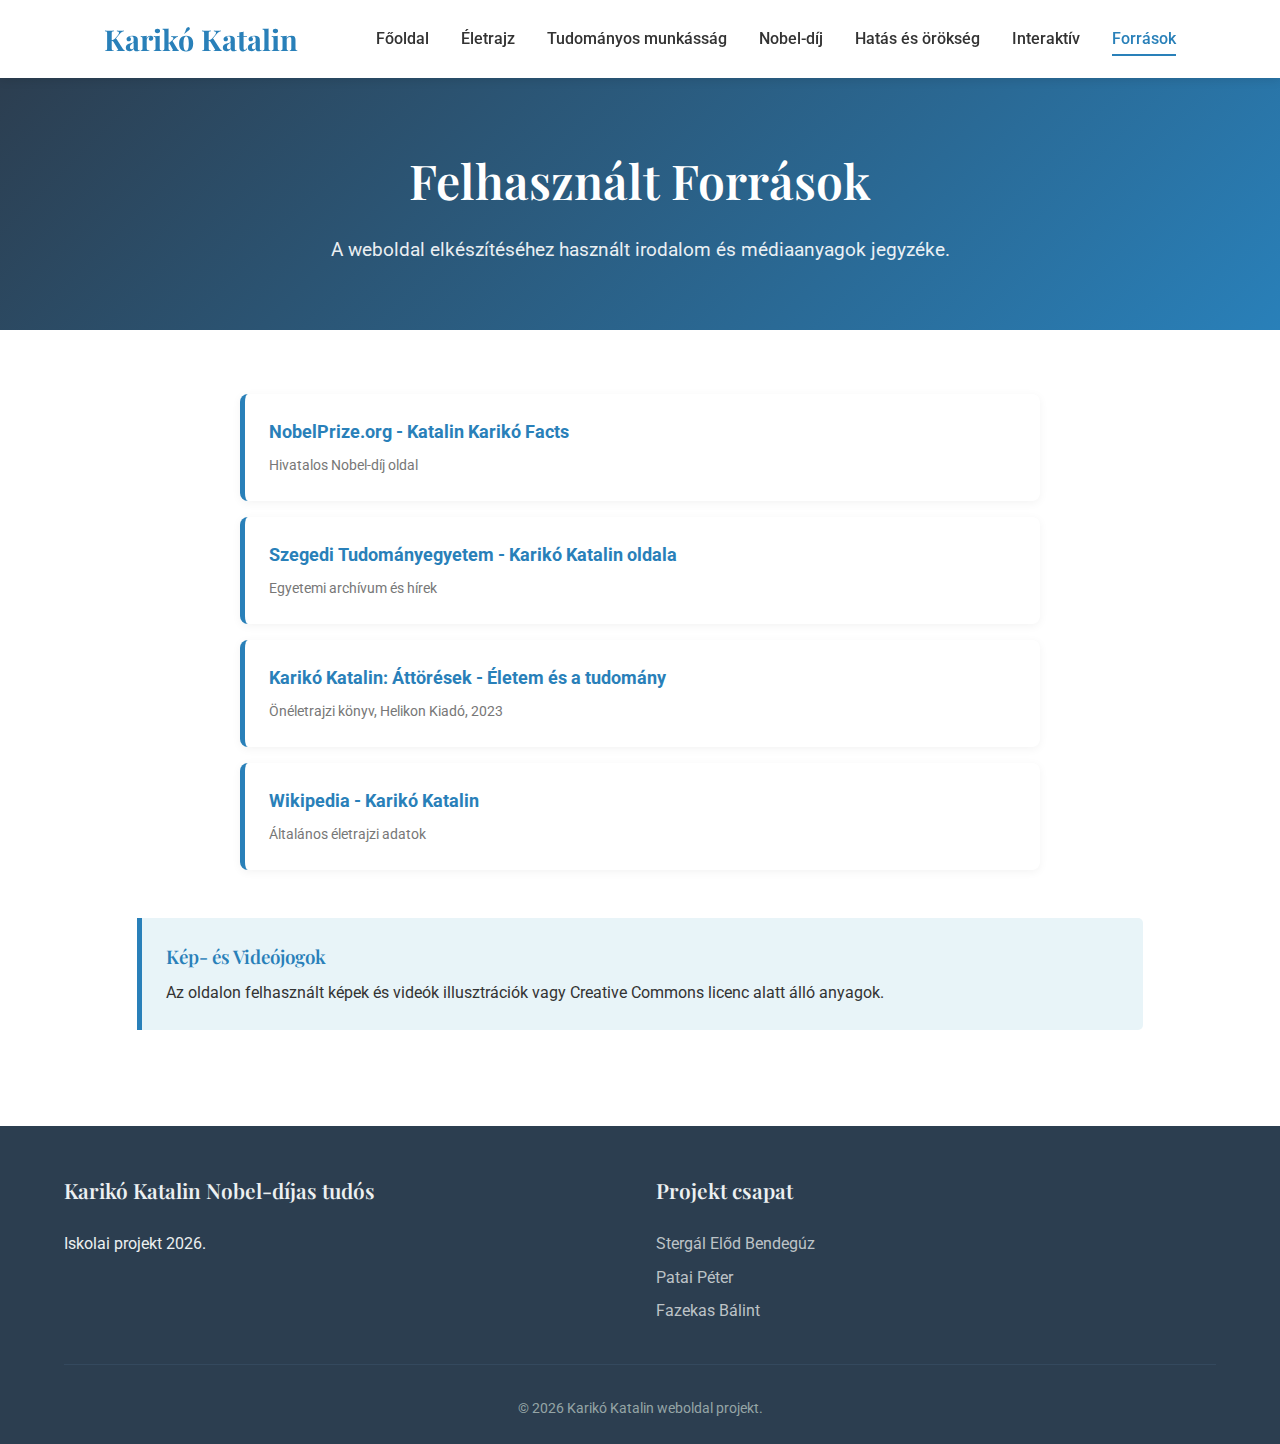
<file: sources.html>
<!DOCTYPE html>
<html lang="hu">
<head>
    <meta charset="UTF-8">
    <meta name="viewport" content="width=device-width, initial-scale=1.0">
    <title>Karikó Katalin - Források</title>
    <link rel="stylesheet" href="style.css">
    <link rel="preconnect" href="https://fonts.googleapis.com">
    <link rel="preconnect" href="https://fonts.gstatic.com" crossorigin>
    <link href="https://fonts.googleapis.com/css2?family=Roboto:wght@300;400;500;700&family=Playfair+Display:wght@400;600;700&display=swap" rel="stylesheet">
    <link rel="stylesheet" href="https://cdnjs.cloudflare.com/ajax/libs/font-awesome/6.4.0/css/all.min.css">
</head>
<body>
    <nav class="navbar">
        <div class="nav-container">
            <a href="index.html" class="nav-logo">Karikó Katalin</a>
            <ul class="nav-menu">
                <li><a href="index.html">Főoldal</a></li>
                <li><a href="biography.html">Életrajz</a></li>
                <li><a href="scientific-work.html">Tudományos munkásság</a></li>
                <li><a href="nobel-prize.html">Nobel-díj</a></li>
                <li><a href="legacy.html">Hatás és örökség</a></li>
                <li><a href="interactive.html">Interaktív</a></li>
                <li><a href="sources.html" class="active">Források</a></li>
            </ul>
            <div class="hamburger">
                <span class="bar"></span>
                <span class="bar"></span>
                <span class="bar"></span>
            </div>
        </div>
    </nav>

    <header class="page-header">
        <h1>Felhasznált Források</h1>
        <p>A weboldal elkészítéséhez használt irodalom és médiaanyagok jegyzéke.</p>
    </header>

    <section class="content-section">
        <div class="container">
            <ul class="sources-list">
                <li>
                    <a href="https://www.nobelprize.org/prizes/medicine/2023/kariko/facts/" target="_blank">NobelPrize.org - Katalin Karikó Facts</a>
                    <span class="source-meta">Hivatalos Nobel-díj oldal</span>
                </li>
                <li>
                    <a href="https://u-szeged.hu/karikokatalin" target="_blank">Szegedi Tudományegyetem - Karikó Katalin oldala</a>
                    <span class="source-meta">Egyetemi archívum és hírek</span>
                </li>
                <li>
                    <a href="#" class="no-link">Karikó Katalin: Áttörések - Életem és a tudomány</a>
                    <span class="source-meta">Önéletrajzi könyv, Helikon Kiadó, 2023</span>
                </li>
                <li>
                    <a href="#" class="no-link">Wikipedia - Karikó Katalin</a>
                    <span class="source-meta">Általános életrajzi adatok</span>
                </li>
            </ul>
            
            <div class="highlight-box" style="margin-top: 3rem;">
                <h3>Kép- és Videójogok</h3>
                <p>Az oldalon felhasznált képek és videók illusztrációk vagy Creative Commons licenc alatt álló anyagok.</p>
            </div>
        </div>
    </section>

    <footer class="footer">
        <div class="footer-container">
            <div class="footer-about">
                <h3>Karikó Katalin Nobel-díjas tudós</h3>
                <p>Iskolai projekt 2026.</p>
            </div>
            <div class="footer-contact">
                <h3>Projekt csapat</h3>
                <p>Stergál Előd Bendegúz</p>
                <p>Patai Péter</p>
                <p>Fazekas Bálint</p>
            </div>
        </div>
        <div class="footer-bottom">
            <p>&copy; 2026 Karikó Katalin weboldal projekt.</p>
        </div>
    </footer>
    <script src="script.js"></script>
</body>
</html>
</file>
<file: style.css>
/* Alap stílusok */
* {
    margin: 0;
    padding: 0;
    box-sizing: border-box;
}

body {
    font-family: 'Roboto', sans-serif;
    line-height: 1.6;
    color: #333;
    background-color: #f9f9f9;
}

h1, h2, h3, h4 {
    font-family: 'Playfair Display', serif;
    font-weight: 600;
    color: #2c3e50;
}

.container {
    width: 90%;
    max-width: 1200px;
    margin: 0 auto;
    padding: 0 15px;
}

/* Navigáció */
.navbar {
    background-color: #fff;
    box-shadow: 0 2px 10px rgba(0, 0, 0, 0.1);
    position: sticky;
    top: 0;
    z-index: 1000;
}

.nav-container {
    display: flex;
    justify-content: space-between;
    align-items: center;
    padding: 1rem 5%;
    max-width: 1200px;
    margin: 0 auto;
}

.nav-logo {
    font-family: 'Playfair Display', serif;
    font-size: 1.8rem;
    font-weight: 700;
    color: #2980b9;
    text-decoration: none;
}

.nav-menu {
    display: flex;
    list-style: none;
}

.nav-menu li {
    margin-left: 2rem;
}

.nav-menu a {
    text-decoration: none;
    color: #333;
    font-weight: 500;
    transition: color 0.3s;
    padding: 0.5rem 0;
    position: relative;
}

.nav-menu a:hover, .nav-menu a.active {
    color: #2980b9;
}

.nav-menu a.active::after {
    content: '';
    position: absolute;
    bottom: 0;
    left: 0;
    width: 100%;
    height: 2px;
    background-color: #2980b9;
}

.hamburger {
    display: none;
    cursor: pointer;
}

.bar {
    display: block;
    width: 25px;
    height: 3px;
    margin: 5px auto;
    background-color: #333;
    transition: all 0.3s ease;
}

.hamburger.active .bar:nth-child(2) {
    opacity: 0;
}

.hamburger.active .bar:nth-child(1) {
    transform: translateY(8px) rotate(45deg);
}

.hamburger.active .bar:nth-child(3) {
    transform: translateY(-8px) rotate(-45deg);
}

/* Hero szekció (Főoldal) */
.hero-section {
    display: flex;
    align-items: center;
    justify-content: space-between;
    padding: 4rem 5%;
    background: linear-gradient(135deg, #f5f7fa 0%, #c3cfe2 100%);
    min-height: 80vh;
}

.hero-content {
    flex: 1;
    padding-right: 3rem;
}

.hero-content h1 {
    font-size: 3.5rem;
    margin-bottom: 1rem;
    color: #2c3e50;
}

.hero-subtitle {
    font-size: 1.5rem;
    color: #2980b9;
    margin-bottom: 1.5rem;
    font-weight: 500;
}

.hero-description {
    font-size: 1.2rem;
    margin-bottom: 2rem;
    color: #555;
    max-width: 600px;
}

.hero-button {
    display: inline-block;
    background-color: #2980b9;
    color: white;
    padding: 0.8rem 2rem;
    border-radius: 50px;
    text-decoration: none;
    font-weight: 600;
    transition: background-color 0.3s, transform 0.3s;
}

.hero-button:hover {
    background-color: #1c5d87;
    transform: translateY(-3px);
}

.hero-image {
    flex: 1;
    display: flex;
    justify-content: center;
}

.hero-portrait {
    width: 100%;
    max-width: 500px;
    border-radius: 10px;
    box-shadow: 0 10px 30px rgba(0, 0, 0, 0.2);
}

/* Page Header (Aloldalak fejléc) */
.page-header {
    background: linear-gradient(135deg, #2c3e50 0%, #2980b9 100%);
    color: white;
    padding: 4rem 5%;
    text-align: center;
}

.page-header h1 {
    color: white;
    font-size: 3rem;
    margin-bottom: 1rem;
}

.page-header p {
    font-size: 1.2rem;
    opacity: 0.9;
    max-width: 700px;
    margin: 0 auto;
}

/* Content Sections (Általános tartalom) */
.content-section {
    padding: 4rem 5%;
    background-color: white;
}

.content-section:nth-child(even) {
    background-color: #f9f9f9;
}

.section-title {
    font-size: 2.2rem;
    color: #2c3e50;
    margin-bottom: 2rem;
    border-bottom: 3px solid #2980b9;
    display: inline-block;
    padding-bottom: 0.5rem;
}

.text-block {
    max-width: 800px;
    margin: 0 auto;
    font-size: 1.1rem;
    color: #444;
}

.text-block p {
    margin-bottom: 1.5rem;
}

.highlight-box {
    background-color: #e8f4f8;
    border-left: 5px solid #2980b9;
    padding: 1.5rem;
    margin: 2rem 0;
    border-radius: 0 5px 5px 0;
}

.highlight-box h3 {
    color: #2980b9;
    margin-bottom: 0.5rem;
}

/* Gyors tények */
.quick-facts {
    padding: 4rem 5%;
    background-color: white;
}

.quick-facts h2 {
    text-align: center;
    font-size: 2.5rem;
    margin-bottom: 3rem;
    color: #2c3e50;
}

.facts-container {
    display: grid;
    grid-template-columns: repeat(auto-fit, minmax(250px, 1fr));
    gap: 2rem;
    max-width: 1200px;
    margin: 0 auto;
}

.fact-card {
    background-color: #f8f9fa;
    border-radius: 10px;
    padding: 2rem;
    text-align: center;
    transition: transform 0.3s, box-shadow 0.3s;
    border-top: 4px solid #2980b9;
}

.fact-card:hover {
    transform: translateY(-10px);
    box-shadow: 0 10px 20px rgba(0, 0, 0, 0.1);
}

.fact-icon {
    font-size: 2.5rem;
    color: #2980b9;
    margin-bottom: 1rem;
}

.fact-card h3 {
    margin-bottom: 0.5rem;
    color: #2c3e50;
}

.fact-card p {
    color: #555;
    margin-bottom: 0.3rem;
}

.fact-detail {
    font-size: 0.9rem;
    color: #777;
}

/* Eredmények */
.achievements {
    padding: 4rem 5%;
    background-color: #f0f4f8;
}

.achievements h2 {
    text-align: center;
    font-size: 2.5rem;
    margin-bottom: 3rem;
    color: #2c3e50;
}

.achievement-grid {
    display: grid;
    grid-template-columns: repeat(auto-fit, minmax(300px, 1fr));
    gap: 2rem;
    max-width: 1200px;
    margin: 0 auto 3rem;
}

.achievement-item {
    background-color: white;
    border-radius: 10px;
    padding: 2rem;
    box-shadow: 0 5px 15px rgba(0, 0, 0, 0.05);
    transition: transform 0.3s;
}

.achievement-item:hover {
    transform: translateY(-5px);
}

.achievement-item h3 {
    color: #2980b9;
    margin-bottom: 1rem;
    font-size: 1.5rem;
}

.achievement-item p {
    color: #555;
    line-height: 1.7;
}

.center-button {
    text-align: center;
}

.btn-primary, .btn-secondary {
    display: inline-block;
    padding: 0.8rem 2rem;
    border-radius: 50px;
    text-decoration: none;
    font-weight: 600;
    transition: all 0.3s;
}

.btn-primary {
    background-color: #2980b9;
    color: white;
}

.btn-primary:hover {
    background-color: #1c5d87;
    transform: translateY(-3px);
}

.btn-secondary {
    background-color: transparent;
    color: #2980b9;
    border: 2px solid #2980b9;
}

.btn-secondary:hover {
    background-color: #2980b9;
    color: white;
    transform: translateY(-3px);
}

/* Videó szekció */
.videnyo {
    padding: 4rem 5%;
    text-align: center;
}

.videnyo video{
    width: 100%;
    max-width: 800px;
    margin: 2rem auto;
    display: block;
    border-radius: 1rem;
    box-shadow: 0 10px 30px rgba(0,0,0,0.1);
}

.videnyo h2{
    text-align: center;
    margin-bottom: 1rem;
    font-size: 2.5rem;
}

/* Idővonal (Timeline) */
.timeline-preview, .timeline-section {
    padding: 4rem 5%;
    background-color: #f0f4f8;
}

.timeline-preview h2, .timeline-section h2 {
    text-align: center;
    font-size: 2.5rem;
    margin-bottom: 3rem;
    color: #2c3e50;
}

.timeline-container {
    max-width: 800px;
    margin: 0 auto 3rem;
}

.timeline {
    position: relative;
    padding: 20px 0;
}

.timeline::before {
    content: '';
    position: absolute;
    left: 50%;
    top: 0;
    bottom: 0;
    width: 4px;
    background-color: #2980b9;
    transform: translateX(-50%);
}

.timeline-item {
    position: relative;
    margin-bottom: 40px;
    width: 50%;
    padding: 0 40px;
}

.timeline-item:nth-child(odd) {
    left: 0;
    text-align: right;
}

.timeline-item:nth-child(even) {
    left: 50%;
}

.timeline-item::after {
    content: '';
    position: absolute;
    width: 20px;
    height: 20px;
    right: -10px;
    background-color: white;
    border: 4px solid #2980b9;
    top: 15px;
    border-radius: 50%;
    z-index: 1;
}

.timeline-item:nth-child(even)::after {
    left: -10px;
}

.timeline-date {
    background-color: #2980b9;
    color: white;
    padding: 5px 15px;
    border-radius: 20px;
    font-weight: 600;
    display: inline-block;
    margin-bottom: 10px;
}

.timeline-content {
    background-color: white;
    padding: 20px;
    border-radius: 10px;
    box-shadow: 0 5px 15px rgba(0, 0, 0, 0.05);
}

.timeline-content h3 {
    color: #2980b9;
    margin-bottom: 10px;
}

.timeline-content p {
    color: #555;
}

/* Quiz Styles (Interactive) */
.quiz-container {
    max-width: 800px;
    margin: 0 auto;
    background: white;
    padding: 2rem;
    border-radius: 10px;
    box-shadow: 0 5px 20px rgba(0,0,0,0.1);
}

.quiz-question {
    margin-bottom: 2rem;
    border-bottom: 1px solid #eee;
    padding-bottom: 2rem;
}

.quiz-question h3 {
    margin-bottom: 1rem;
    color: #2c3e50;
}

.quiz-options {
    display: flex;
    flex-direction: column;
    gap: 10px;
}

.quiz-label {
    padding: 15px;
    background: #f8f9fa;
    border: 2px solid #e9ecef;
    border-radius: 8px;
    cursor: pointer;
    transition: all 0.2s;
}

.quiz-label:hover {
    background: #e2e6ea;
    border-color: #adb5bd;
}

.quiz-label input {
    margin-right: 10px;
}

/* Sources List */
.sources-list {
    list-style: none;
    max-width: 800px;
    margin: 0 auto;
}

.sources-list li {
    background: white;
    padding: 1.5rem;
    margin-bottom: 1rem;
    border-radius: 8px;
    box-shadow: 0 2px 10px rgba(0,0,0,0.05);
    border-left: 5px solid #2980b9;
}

.sources-list a {
    color: #2980b9;
    text-decoration: none;
    font-weight: bold;
    font-size: 1.1rem;
}

.sources-list a:hover {
    text-decoration: underline;
}

.source-meta {
    display: block;
    color: #777;
    margin-top: 0.5rem;
    font-size: 0.9rem;
}

/* Lábléc */
.footer {
    background-color: #2c3e50;
    color: #ecf0f1;
    padding: 3rem 5% 1rem;
}

.footer-container {
    display: grid;
    grid-template-columns: repeat(auto-fit, minmax(250px, 1fr));
    gap: 2rem;
    max-width: 1200px;
    margin: 0 auto 2rem;
}

.footer-about h3, .footer-links h3, .footer-contact h3 {
    color: #ecf0f1;
    margin-bottom: 1.5rem;
    font-size: 1.3rem;
}

.footer-links ul {
    list-style: none;
}

.footer-links li {
    margin-bottom: 0.8rem;
}

.footer-links a {
    color: #bdc3c7;
    text-decoration: none;
    transition: color 0.3s;
}

.footer-links a:hover {
    color: #2980b9;
}

.footer-contact p {
    margin-bottom: 0.5rem;
    color: #bdc3c7;
}

.footer-bottom {
    text-align: center;
    padding-top: 2rem;
    border-top: 1px solid #34495e;
    color: #95a5a6;
    font-size: 0.9rem;
}

.footer-bottom p {
    margin-bottom: 0.5rem;
}

/* Reszponzív design */
@media (max-width: 992px) {
    .hero-section {
        flex-direction: column;
        text-align: center;
    }
    
    .hero-content {
        padding-right: 0;
        margin-bottom: 3rem;
    }
    
    .hero-content h1 {
        font-size: 2.8rem;
    }
    
    .timeline::before {
        left: 30px;
    }
    
    .timeline-item {
        width: 100%;
        left: 0 !important;
        padding-left: 70px;
        padding-right: 0;
        text-align: left !important;
    }
    
    .timeline-item::after {
        left: 20px !important;
    }
    
    .timeline-item:nth-child(odd) {
        text-align: left;
    }
}

@media (max-width: 768px) {
    .hamburger {
        display: block;
    }
    
    .nav-menu {
        position: fixed;
        left: -100%;
        top: 70px;
        flex-direction: column;
        background-color: white;
        width: 100%;
        text-align: center;
        transition: 0.3s;
        box-shadow: 0 10px 27px rgba(0, 0, 0, 0.05);
        z-index: 999;
    }
    
    .nav-menu.active {
        left: 0;
    }
    
    .nav-menu li {
        margin: 1.5rem 0;
    }
    
    .hero-content h1 {
        font-size: 2.2rem;
    }
    
    .hero-subtitle {
        font-size: 1.2rem;
    }
}
</file>
